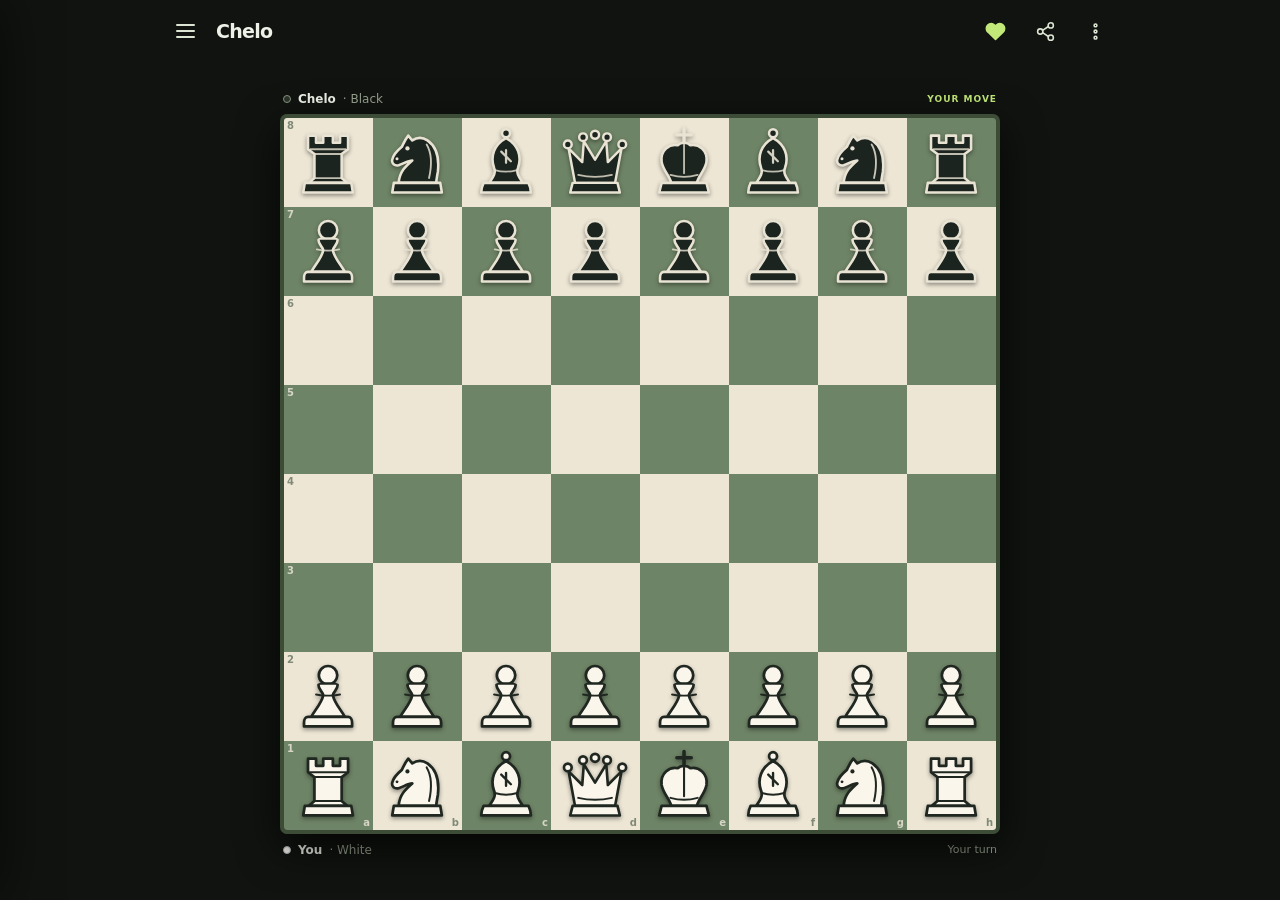
<file: index.html>
<!doctype html>
<html lang="en">
<head>
  <meta charset="utf-8">
  <meta name="viewport" content="width=device-width,initial-scale=1,viewport-fit=cover">
  <meta name="theme-color" content="#10130f">
  <meta name="description" content="Raise a little chess companion. Chelo learns as you play, entirely offline.">
  <title>Chelo | Your little chess companion</title>
  <link rel="manifest" href="./manifest.webmanifest">
  <link rel="icon" href="./assets/icon.svg" type="image/svg+xml">
  <link rel="stylesheet" href="./assets/style.css">
</head>
<body>
  <div class="app-shell" id="top">
    <header class="topbar">
      <div class="topbar-left">
        <button class="icon-button hamburger" id="drawerOpen" type="button" aria-label="Open pet and challenges" aria-controls="sideDrawer" aria-expanded="false"><span></span><span></span><span></span></button>
        <span class="brand">Chelo</span>
      </div>
      <nav class="topbar-actions" aria-label="Quick actions">
        <a class="icon-button heart-link" href="https://prasannaone.github.io/" aria-label="Prasanna's website" title="My website"><svg viewBox="0 0 24 24" aria-hidden="true"><path d="M20.8 4.6a5.5 5.5 0 0 0-7.8 0L12 5.7l-1.1-1.1a5.5 5.5 0 0 0-7.8 7.8l1.1 1.1L12 21l7.8-7.5 1.1-1.1a5.5 5.5 0 0 0-.1-7.8Z"/></svg></a>
        <button class="icon-button" id="shareBtn" type="button" aria-label="Share Chelo" title="Share"><svg viewBox="0 0 24 24" aria-hidden="true"><circle cx="18" cy="5" r="3"/><circle cx="6" cy="12" r="3"/><circle cx="18" cy="19" r="3"/><path d="m8.7 10.7 6.6-4.4M8.7 13.3l6.6 4.4"/></svg></button>
        <div class="overflow-wrap">
          <button class="icon-button" id="overflowBtn" type="button" aria-label="More options" aria-expanded="false" aria-controls="overflowMenu"><svg viewBox="0 0 24 24" aria-hidden="true"><circle cx="12" cy="5" r="1.6"/><circle cx="12" cy="12" r="1.6"/><circle cx="12" cy="19" r="1.6"/></svg></button>
          <div class="overflow-menu" id="overflowMenu" hidden>
            <button type="button" data-open-workspace="leaderboard">Leaderboard</button>
            <button type="button" data-open-workspace="pets">My Pets</button>
            <button type="button" data-open-workspace="bond">Bond &amp; Memories</button>
            <button type="button" data-open-workspace="save">Save &amp; Sync</button>
            <div class="menu-divider"></div>
            <button type="button" data-open-workspace="settings">Settings</button>
            <button type="button" data-open-workspace="about">About Chelo</button>
            <button type="button" data-open-workspace="technical">Technical details</button>
          </div>
        </div>
      </nav>
    </header>

    <main class="game-stage" aria-label="Chess game">
      <section class="board-panel">
        <div class="board-topline"><div><span class="side-dot white-dot"></span><strong id="whiteName">You</strong><span class="muted" id="whiteMode">· White</span></div><div class="thinking" id="thinkingLabel">YOUR MOVE</div></div>
        <div class="board-frame"><div id="chessboard" class="chessboard" role="grid" aria-label="Chess board"></div></div>
        <div class="board-bottomline"><div><span class="side-dot black-dot"></span><strong id="blackName">Chelo</strong><span class="muted" id="blackMode">· Black</span></div><div class="turn-state" id="turnState">Your turn</div></div>
        <button class="claim-draw" id="claimDrawBtn" type="button" hidden>Claim draw</button>
        <div class="game-message" id="gameMessage" aria-live="polite"></div>
      </section>
    </main>
  </div>

  <div class="drawer-scrim" id="drawerScrim" hidden></div>
  <aside class="side-drawer" id="sideDrawer" aria-label="Pet personality and challenges" aria-hidden="true">
    <div class="drawer-topline"><span class="drawer-kicker">YOUR COMPANION</span><button class="icon-button drawer-close" id="drawerClose" type="button" aria-label="Close menu"><svg viewBox="0 0 24 24"><path d="m6 6 12 12M18 6 6 18"/></svg></button></div>
    <div class="pet-identity">
      <div class="drawer-pet-avatar" id="petAvatar">🐣</div>
      <div class="drawer-pet-copy"><strong id="petName">Chelo</strong><div class="pet-sub" id="petMood">Hatchling</div></div>
    </div>
    <div class="personality-card"><div class="personality-label">PERSONALITY</div><div class="personality-value" id="drawerPersonality">Curious explorer</div></div>
    <div class="challenge-section">
      <div class="section-kicker">CHALLENGES</div>
      <button class="challenge-link" type="button" data-open-workspace="arena"><span class="challenge-symbol">♜</span><span><strong>Arena</strong><small>Meet pets from around the world</small></span><span class="challenge-arrow">›</span></button>
      <button class="challenge-link" type="button" data-open-workspace="friends"><span class="challenge-symbol">♟</span><span><strong>Friends Challenge</strong><small>Invitations are not live yet</small></span><span class="challenge-arrow">›</span></button>
    </div>
    <div class="drawer-footer"><span>CHELO</span><span>Every game leaves a little story</span></div>
  </aside>

  <dialog id="workspaceDialog" class="workspace-dialog">
    <div class="workspace-shell">
      <header class="workspace-header"><div><div class="workspace-eyebrow" id="workspaceEyebrow">CHELO</div><h2 id="workspaceTitle">Bond &amp; Memories</h2></div><button class="icon-button" id="workspaceClose" type="button" aria-label="Close"><svg viewBox="0 0 24 24"><path d="m6 6 12 12M18 6 6 18"/></svg></button></header>
      <div class="workspace-content" id="workspaceContent">
        <section class="workspace-panel" data-workspace="leaderboard" hidden>
          <p class="panel-intro">The verified global standings. Only independently verified ranked matches count.</p>
          <div id="leaderboardState" class="status-line">Checking Arena service…</div>
          <ol id="leaderboardList" class="leaderboard-list"></ol>
        </section>

        <section class="workspace-panel" data-workspace="pets" hidden>
          <p class="panel-intro">Your little collection. Each Chelo keeps its own personality, Bond and memories.</p>
          <div id="petsList" class="pet-list"></div>
          <button class="primary-action" id="createPetBtn" type="button">Adopt another pet</button>
          <p class="muted-note" id="petLimitNote">Free collection: 1 pet</p>
        </section>

        <section class="workspace-panel" data-workspace="bond" hidden>
          <div class="metric-grid">
            <div class="metric"><span>GROWTH</span><strong id="growthValue">1</strong></div>
            <div class="metric"><span>TRAINER RECORD</span><strong id="recordValue">0 · 0 · 0</strong></div>
            <div class="metric"><span>BOND ADAPTATIONS</span><strong id="modelUpdates">0</strong></div>
            <div class="metric"><span>POSITION MEMORIES</span><strong id="memoryCount">0</strong></div>
          </div>
          <div class="detail-row"><span>Personal challenge</span><strong id="challengeValue">100 · Growing</strong></div>
          <div class="detail-row"><span>Arena rank</span><strong id="arenaRankValue">Unranked</strong></div>
          <div class="detail-row"><span>Mastery</span><strong id="masteryValue">Unbenchmarked</strong></div>
          <div class="detail-row"><span>Bond status</span><strong id="learningState">Ready</strong></div>
          <h3 class="subheading">Recent memories</h3>
          <div id="memoryList" class="memory-list"><p class="empty-note">Your first completed match will become its first memory.</p></div>
          <div class="save-size"><div><span>COMPLETE PLAYER SAVE</span><strong id="brainSize">0.0 KiB <small>/ 100 KiB</small></strong></div><div class="budget-track"><div id="budgetFill"></div></div><small id="budgetLimitLabel">100 KiB Free limit</small></div>
          <h3 class="subheading">Current match moves</h3>
          <div class="detail-row"><span>Moves played</span><strong id="moveCount">0</strong></div>
          <ol id="moveList" class="move-list"><li class="empty-note">No moves yet.</li></ol>
        </section>

        <section class="workspace-panel" data-workspace="save" hidden>
          <p class="panel-intro">One portable <code>.chelo</code> file holds your player and every pet.</p>
          <div class="save-actions"><button class="secondary-action" id="exportBtn" type="button">Export .chelo</button><button class="secondary-action" id="importBtn" type="button">Import .chelo</button><input type="file" id="importFile" accept=".chelo,application/vnd.chelo+json,application/json" hidden></div>
          <div class="subheading-block"><h3>Cloud sync</h3><p id="syncState" class="status-line">Offline save is active. Connect your Arena Worker to enable account sync.</p></div>
          <label class="field-label" for="apiBaseInput">Arena Worker URL</label><input class="text-input" id="apiBaseInput" type="url" inputmode="url" placeholder="https://your-worker.workers.dev">
          <button class="secondary-action full-action" id="saveApiBaseBtn" type="button">Save service address</button>
          <div class="subheading-block"><h3>Trainer account</h3><p class="muted-note">Create a globally unique trainer and pet handle. Your access token is shown once by the server.</p></div>
          <label class="field-label" for="trainerHandleInput">Trainer handle</label><input class="text-input" id="trainerHandleInput" maxlength="20" autocomplete="username" placeholder="your_handle">
          <label class="field-label" for="petHandleInput">Pet handle</label><input class="text-input" id="petHandleInput" maxlength="20" placeholder="your_chelo">
          <label class="field-label" for="accountPetNameInput">Pet display name</label><input class="text-input" id="accountPetNameInput" maxlength="32" placeholder="Chelo">
          <button class="primary-action full-action" id="createAccountBtn" type="button">Create trainer account</button>
          <label class="field-label" for="accessTokenInput">Existing access token</label><input class="text-input" id="accessTokenInput" type="password" autocomplete="off" placeholder="Paste your saved 64-character token">
          <div class="sync-actions"><button class="secondary-action" id="copyTokenBtn" type="button">Copy token</button><button class="secondary-action" id="saveTokenBtn" type="button">Save token</button></div>
          <div class="sync-actions"><button class="secondary-action" id="downloadCloudBtn" type="button">Restore cloud save</button><button class="secondary-action" id="uploadCloudBtn" type="button">Sync this device</button></div>
          <p class="muted-note">Keep your access token private and backed up. It is not included in your .chelo file.</p>
        </section>

        <section class="workspace-panel" data-workspace="settings" hidden>
          <p class="panel-intro">Small touches for your board.</p>
          <div class="detail-row"><span>Board orientation</span><button class="secondary-action compact-action" id="flipBoardBtn" type="button">Flip board</button></div>
          <div class="detail-row"><span>Current colour</span><strong>Midnight Forest</strong></div>
        </section>

        <section class="workspace-panel" data-workspace="about" hidden>
          <div class="about-mark">♞</div><p class="panel-intro">Chelo is an offline-first chess companion. Your pet grows its own personality and learns from the games you play together.</p>
          <div class="detail-row"><span>Game</span><strong>Chelo</strong></div>
          <div class="detail-row"><span>Portable save</span><strong>.chelo</strong></div>
          <div class="detail-row"><span>Made by</span><strong>Prasanna ❤️</strong></div>
        </section>

        <section class="workspace-panel" data-workspace="technical" hidden>
          <div class="detail-row"><span>Search engine</span><strong>C++ / WebAssembly</strong></div>
          <div class="detail-row"><span>Shared evaluation</span><strong>V38 256-NNUE</strong></div>
          <div class="detail-row"><span>Personal learning</span><strong>Bond adapter</strong></div>
          <div class="detail-row"><span>Arena learning</span><strong id="arenaLearningState">Awaiting verified battles</strong></div>
          <div class="detail-row"><span>Offline play</span><strong>Available</strong></div>
        </section>

        <section class="workspace-panel" data-workspace="arena" hidden>
          <p class="panel-intro">Your Chelo against other players' pets.</p>
          <div id="arenaServiceState" class="status-line">Checking Arena service…</div>
          <div class="feature-status"><strong>Ranked Arena</strong><p>Not open yet. The current server can replay legal games, but it cannot independently attest that each pet made its submitted moves. Ranked points and Arena learning stay locked until that verification exists.</p></div>
          <button class="secondary-action full-action" id="openLeaderboardBtn" type="button">View leaderboard</button>
        </section>

        <section class="workspace-panel" data-workspace="friends" hidden>
          <p class="panel-intro">Challenge a friend's Chelo by its unique pet handle.</p>
          <div class="feature-status"><strong>Friend challenges are being prepared</strong><p>The current Worker does not yet have invitation, acceptance or live-matchmaking routes. I have not added pretend challenge buttons or unverified Arena rewards.</p></div>
          <div class="detail-row"><span>Your pet handle</span><strong id="yourPetHandle">Not registered</strong></div>
          <button class="secondary-action full-action" id="openSaveFromFriendsBtn" type="button">Set up trainer account</button>
        </section>
      </div>
      <div class="workspace-footer"><span>CHELO</span><span id="workspaceFooterNote">Your companion, your story</span></div>
    </div>
  </dialog>

  <dialog id="matchResultDialog" class="match-result-dialog">
    <div class="result-content">
      <div class="result-eyebrow">MATCH COMPLETE</div>
      <div class="result-icon" id="resultIcon">♟</div>
      <h2 id="resultTitle">You won</h2>
      <p class="result-reason" id="resultReason">Checkmate</p>
      <div class="result-learning" id="resultLearning">Chelo saved a new memory.</div>
      <button class="primary-action result-next" id="nextMatchBtn" type="button">Next match</button>
    </div>
  </dialog>

  <dialog id="promotionDialog" class="promotion-dialog"><form method="dialog"><h3>Promote pawn</h3><div class="promotion-options"><button value="q" type="submit">♕</button><button value="r" type="submit">♖</button><button value="b" type="submit">♗</button><button value="n" type="submit">♘</button></div><button class="cancel-promo" value="cancel" type="submit">Cancel</button></form></dialog>
  <div id="toast" class="toast" role="status" aria-live="polite"></div>
  <script src="./src/engine/polyglot-random.js"></script><script src="./src/engine/chess.js"></script><script src="./src/engine/endgame-kpk.js"></script><script src="./src/engine/fast-search.js"></script><script src="./src/nnue/dual-nnue.js"></script><script src="./src/soul/chelo-save.js"></script><script src="./src/soul/brain.js"></script><script src="./src/app/app.js"></script>
</body>
</html>
</file>
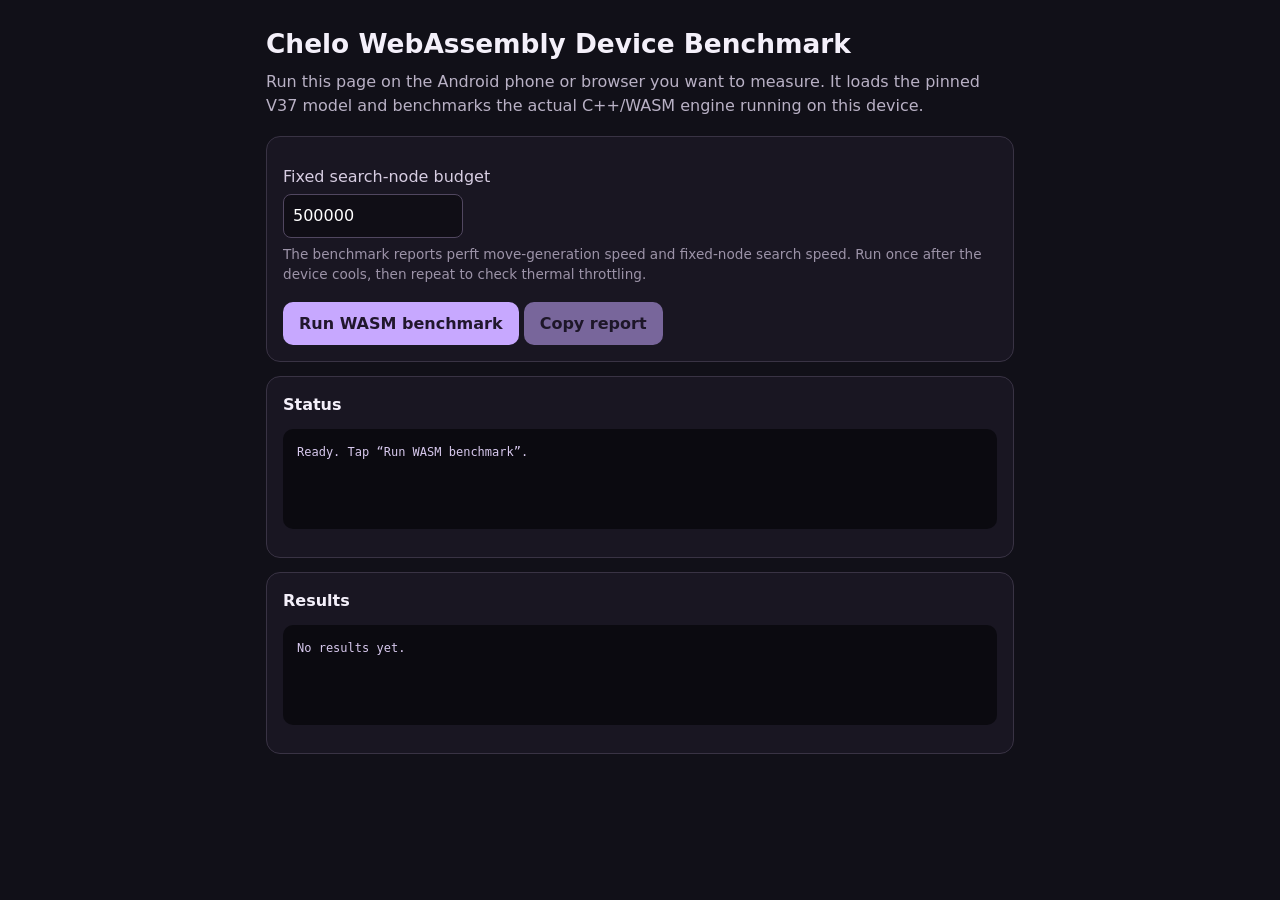
<file: benchmarks/wasm-device-benchmark.html>
<!doctype html>
<html lang="en">
<head>
<meta charset="utf-8"><meta name="viewport" content="width=device-width,initial-scale=1">
<title>Chelo WASM Device Benchmark</title>
<style>
:root{color-scheme:dark;font:16px/1.5 system-ui,sans-serif;background:#111018;color:#f4f0fa}*{box-sizing:border-box}body{max-width:780px;margin:0 auto;padding:24px 16px 48px}h1{font-size:1.65rem;margin:0 0 6px}p{color:#b9b1c5;margin:6px 0 18px}.card{border:1px solid #393344;border-radius:14px;padding:16px;margin:14px 0;background:#191622}button{border:0;border-radius:10px;background:#c7a8ff;color:#21172d;padding:12px 16px;font:600 1rem system-ui;cursor:pointer}button:disabled{opacity:.55;cursor:wait}pre{white-space:pre-wrap;overflow-wrap:anywhere;background:#0b0a10;border-radius:10px;padding:14px;color:#d8c9ee;min-height:100px;font-size:12px}.muted{font-size:.85rem;color:#9c93a8}label{display:block;margin:12px 0 5px;color:#d7cde2}input{width:100%;max-width:180px;border:1px solid #514760;border-radius:8px;padding:9px;background:#100e16;color:#fff;font:inherit}
</style>
</head>
<body>
<h1>Chelo WebAssembly Device Benchmark</h1>
<p>Run this page on the Android phone or browser you want to measure. It loads the pinned V37 model and benchmarks the actual C++/WASM engine running on this device.</p>
<div class="card">
  <label for="nodes">Fixed search-node budget</label><input id="nodes" type="number" min="50000" max="5000000" step="50000" value="500000">
  <p class="muted">The benchmark reports perft move-generation speed and fixed-node search speed. Run once after the device cools, then repeat to check thermal throttling.</p>
  <button id="run">Run WASM benchmark</button> <button id="copy" disabled>Copy report</button>
</div>
<div class="card"><strong>Status</strong><pre id="status">Ready. Tap “Run WASM benchmark”.</pre></div>
<div class="card"><strong>Results</strong><pre id="result">No results yet.</pre></div>
<script>
'use strict';
const $=id=>document.getElementById(id);
let reportText='';
function writeFen(e, memory, fen){
  const ptr=e.chelo_fen_buffer(),bytes=new TextEncoder().encode(fen);
  if(bytes.length>=128)throw new Error('FEN exceeds 128-byte engine buffer');
  const view=new Uint8Array(memory.buffer);view.fill(0,ptr,ptr+128);view.set(bytes,ptr);
  if(!e.chelo_set_fen(ptr))throw new Error('Engine rejected benchmark FEN');
}
function readSearch(e,memory,ptr,elapsed){
  const d=new DataView(memory.buffer),nodes=Number(d.getBigUint64(ptr+16,true)),qnodes=Number(d.getBigUint64(ptr+24,true));
  const movePtr=e.chelo_bestmove_text(),view=new Uint8Array(memory.buffer);let bestmove='';
  for(let i=0;i<6&&view[movePtr+i];i++)bestmove+=String.fromCharCode(view[movePtr+i]);
  const total=nodes+qnodes;
  return {depth:d.getInt32(ptr+8,true),nodes:total,mainNodes:nodes,qnodes,timeMs:+elapsed.toFixed(2),nps:Math.round(total*1000/Math.max(1,elapsed)),bestmove,scoreCp:d.getInt32(ptr+4,true)};
}
async function loadEngine(){
  const [wasmResponse,modelResponse]=await Promise.all([fetch('../wasm/chelo.wasm',{cache:'no-store'}),fetch('../models/dual-nnue-v37.bin',{cache:'no-store'})]);
  if(!wasmResponse.ok||!modelResponse.ok)throw new Error('Could not fetch chelo.wasm or the V37 NNUE model. Serve the repository root over HTTP.');
  const wasmBytes=await wasmResponse.arrayBuffer(),model=new Uint8Array(await modelResponse.arrayBuffer());
  const loaded=await WebAssembly.instantiate(wasmBytes,{env:{chelo_host_now_ms:()=>BigInt(Math.floor(performance.now()))}});
  const e=loaded.instance.exports;if(e.__wasm_call_ctors)e.__wasm_call_ctors();
  if(e.chelo_abi_version()!==1)throw new Error('WASM ABI mismatch');
  if(model.length!==49368)throw new Error(`Unexpected V37 model size: ${model.length}`);
  new Uint8Array(loaded.instance.exports.memory.buffer,e.chelo_model_buffer(),model.length).set(model);
  if(!e.chelo_load_model())throw new Error('WASM engine rejected the V37 model');
  return {e,memory:e.memory};
}
async function run(){
  $('run').disabled=true;$('copy').disabled=true;$('status').textContent='Loading C++/WASM engine and frozen V37 model…';
  try{
    const {e,memory}=await loadEngine();
    const positions=[
      {name:'Start position',fen:'rnbqkbnr/pppppppp/8/8/8/8/PPPPPPPP/RNBQKBNR w KQkq - 0 1'},
      {name:'Kiwipete',fen:'r3k2r/p1ppqpb1/bn2pnp1/3PN3/1p2P3/2N2Q1p/PPPBBPPP/R3K2R w KQkq - 0 1'},
      {name:'Middlegame',fen:'r4rk1/1pp1qppp/p1np1n2/2b1p1B1/2B1P1b1/P1NP1N2/1PP1QPPP/R4RK1 w - - 0 10'}
    ];
    const nodeBudget=BigInt(Math.max(50000,Math.min(5000000,Number($('nodes').value)||500000)));
    const perftStart=performance.now();writeFen(e,memory,positions[0].fen);const perft=e.chelo_perft(5);const perftMs=performance.now()-perftStart;
    if(Number(perft)!==4865609)throw new Error(`Perft-5 mismatch: ${perft}`);
    const searches=[];
    for(const p of positions){
      writeFen(e,memory,p.fen);e.chelo_clear_hash();
      const start=performance.now(),ptr=e.chelo_search_nodes(32,nodeBudget),elapsed=performance.now()-start;
      searches.push({position:p.name,...readSearch(e,memory,ptr,elapsed)});
    }
    const info={
      benchmark:'Chelo M8 C++/WASM Android/browser device benchmark',
      timestamp:new Date().toISOString(),
      device:{userAgent:navigator.userAgent,platform:navigator.platform||'unknown',hardwareConcurrency:navigator.hardwareConcurrency||null,deviceMemoryGb:navigator.deviceMemory||null,screen:`${screen.width}x${screen.height}`,online:navigator.onLine},
      wasm:{abi:e.chelo_abi_version(),modelBytes:49368,perft5:Number(perft),perft5Ms:+perftMs.toFixed(2),perft5Nps:Math.round(Number(perft)*1000/perftMs)},
      nodeBudget:Number(nodeBudget),searches
    };
    reportText=JSON.stringify(info,null,2);$('result').textContent=reportText;$('status').textContent='Completed. These are measurements from this browser/device, not desktop estimates.';$('copy').disabled=false;
  }catch(error){$('status').textContent=`Benchmark failed: ${error.message}`;console.error(error);}
  finally{$('run').disabled=false;}
}
$('run').addEventListener('click',run);
$('copy').addEventListener('click',async()=>{await navigator.clipboard.writeText(reportText);$('status').textContent='Report copied.';});
</script>
</body>
</html>
</file>
<file: assets/style.css>
:root{color-scheme:dark;--bg:#10130f;--panel:#1a2019;--panel2:#242d21;--line:#35402f;--text:#edf1e8;--muted:#98a18f;--accent:#c2e879;--accent-ink:#1a2412;--light:#ede6d5;--dark:#6e8466;--safe-top:env(safe-area-inset-top,0px);--safe-bottom:env(safe-area-inset-bottom,0px)}
*{box-sizing:border-box}html,body{width:100%;height:100%;margin:0;overflow:hidden;background:var(--bg);overscroll-behavior:none}body{color:var(--text);font-family:Inter,ui-sans-serif,system-ui,-apple-system,BlinkMacSystemFont,"Segoe UI",sans-serif}button,a,input{font:inherit}button{color:inherit;cursor:pointer}button:focus-visible,a:focus-visible,input:focus-visible{outline:2px solid var(--accent);outline-offset:3px}[hidden]{display:none!important}
.app-shell{height:100dvh;min-height:0;width:100%;max-width:980px;margin:0 auto;padding:calc(7px + var(--safe-top)) 14px calc(7px + var(--safe-bottom));display:flex;flex-direction:column;overflow:hidden}
.topbar{height:48px;flex:0 0 48px;display:flex;align-items:center;justify-content:space-between;padding:0 2px}.topbar-left,.topbar-actions{display:flex;align-items:center;gap:12px}.brand{font-size:19px;font-weight:850;letter-spacing:-.7px}.icon-button{width:38px;height:38px;display:grid;place-items:center;border:1px solid transparent;border-radius:11px;background:transparent;color:#dce5d4;text-decoration:none;padding:8px}.icon-button:active{background:#ffffff12}.icon-button svg{width:21px;height:21px;fill:none;stroke:currentColor;stroke-width:1.8;stroke-linecap:round;stroke-linejoin:round}.heart-link svg{fill:#c2e879;stroke:#c2e879}.hamburger{gap:4px;align-content:center}.hamburger span{width:19px;height:2px;border-radius:3px;background:currentColor;display:block}
.overflow-wrap{position:relative}.overflow-menu{position:absolute;z-index:30;right:0;top:44px;width:218px;padding:6px;background:#20281e;border:1px solid var(--line);border-radius:13px;box-shadow:0 14px 40px #0009}.overflow-menu button{display:block;width:100%;padding:11px 12px;border:0;border-radius:8px;text-align:left;background:transparent;color:var(--text);font-size:13px}.overflow-menu button:active{background:#ffffff12}.menu-divider{height:1px;background:#35402f;margin:5px 8px}
.game-stage{flex:1;min-height:0;display:flex;align-items:center;justify-content:center;overflow:hidden}.board-panel{width:min(100%,720px);min-height:0;display:flex;flex-direction:column;align-items:stretch;gap:0}.board-topline,.board-bottomline{height:31px;flex:0 0 31px;display:flex;align-items:center;justify-content:space-between;padding:0 3px;font-size:12px;gap:10px}.board-topline>div:first-child,.board-bottomline>div:first-child{display:flex;align-items:center;gap:7px;min-width:0}.side-dot{width:8px;height:8px;border-radius:50%;display:inline-block;flex:0 0 auto}.white-dot{background:#f3f0e9;border:1px solid #aeb4bc}.black-dot{background:#2b332b;border:1px solid #89947f}.muted{color:var(--muted)}.thinking{font-size:9px;letter-spacing:1px;font-weight:850;color:var(--accent);text-align:right}.turn-state{font-size:11px;color:var(--muted);text-align:right}
.board-frame{width:min(100%,calc(100dvh - 126px));max-width:calc(100dvh - 126px);aspect-ratio:1;margin:0 auto;position:relative;flex:0 1 auto}.chessboard{position:absolute;inset:0;display:grid;grid-template-columns:repeat(8,minmax(0,1fr));grid-template-rows:repeat(8,minmax(0,1fr));gap:0;overflow:hidden;border-radius:7px;border:4px solid #35402f;box-shadow:0 10px 34px #0008;touch-action:manipulation;isolation:isolate}.square{position:relative;display:grid;place-items:center;min-width:0;min-height:0;width:100%;height:100%;margin:0;padding:0;border:0;border-radius:0;appearance:none;overflow:hidden;user-select:none}.square.light{background:var(--light)}.square.dark{background:var(--dark)}.square.selected:after{content:"";position:absolute;inset:0;background:#d5ed4c66;box-shadow:inset 0 0 0 3px #e8f68b;pointer-events:none;z-index:1}.square.last-move:before{content:"";position:absolute;inset:0;background:#c8d56b55;pointer-events:none;z-index:0}.square .piece-svg{position:relative;z-index:2;width:92%;height:92%;display:block;overflow:visible;pointer-events:none;filter:drop-shadow(0 2px 1px #0005)}.square .coordinate{position:absolute;z-index:3;font-size:clamp(7px,1.2vw,10px);line-height:1;font-weight:800;opacity:.8;pointer-events:none}.square .rank{left:3px;top:3px}.square .file{right:3px;bottom:2px}.square.light .coordinate{color:#65725f}.square.dark .coordinate{color:#f0eadf}.square .move-dot{position:absolute;z-index:2;width:23%;aspect-ratio:1;border-radius:50%;background:#233d31a8;pointer-events:none}.square.has-piece .move-dot{width:88%;height:88%;background:transparent;border:4px solid #233d3188}.game-message{position:absolute;width:1px;height:1px;overflow:hidden;clip:rect(0,0,0,0);white-space:nowrap}
.drawer-scrim{position:fixed;inset:0;z-index:40;background:#050805aa;backdrop-filter:blur(2px)}.side-drawer{position:fixed;z-index:41;left:0;top:0;bottom:0;width:min(336px,88vw);padding:calc(15px + var(--safe-top)) 17px calc(13px + var(--safe-bottom));background:#171e16;border-right:1px solid #3a4733;box-shadow:18px 0 55px #0008;transform:translateX(-105%);transition:transform .24s cubic-bezier(.2,.75,.25,1);display:flex;flex-direction:column;overflow:auto;overscroll-behavior:contain}.side-drawer.open{transform:translateX(0)}.drawer-topline{display:flex;align-items:center;justify-content:space-between}.drawer-kicker,.section-kicker,.workspace-eyebrow,.result-eyebrow{font-size:9px;letter-spacing:1.4px;color:#93a087;font-weight:850}.drawer-close{margin-right:-8px}.pet-identity{display:flex;align-items:center;gap:14px;padding:15px 2px 17px}.drawer-pet-avatar{width:62px;height:62px;flex:0 0 62px;display:grid;place-items:center;border-radius:18px;background:#293626;border:1px solid #536647;font-size:36px;animation:pet-breathe 3.4s ease-in-out infinite}.drawer-pet-copy{min-width:0;display:flex;flex-direction:column;gap:4px}.drawer-pet-copy strong{font-size:19px;letter-spacing:-.4px}.pet-sub{font-size:11px;color:var(--muted)}.personality-card{padding:13px 14px;background:#222b20;border:1px solid #34412e;border-radius:12px}.personality-label{font-size:8px;letter-spacing:1.3px;color:#8e9c81;font-weight:850}.personality-value{font-size:14px;color:var(--accent);font-weight:750;margin-top:5px}.challenge-section{padding-top:25px}.section-kicker{margin:0 0 8px 4px}.challenge-link{width:100%;display:grid;grid-template-columns:39px minmax(0,1fr) 16px;align-items:center;gap:10px;padding:13px 5px;border:0;border-bottom:1px solid #303b2c;background:transparent;text-align:left}.challenge-symbol{width:36px;height:36px;display:grid;place-items:center;border-radius:10px;background:#263122;color:var(--accent);font-size:20px}.challenge-link>span:nth-child(2){display:flex;flex-direction:column;gap:4px}.challenge-link strong{font-size:13px}.challenge-link small{font-size:10px;color:var(--muted)}.challenge-arrow{font-size:22px;color:#84917b;text-align:right}.challenge-link:active{background:#ffffff09}.drawer-footer{margin-top:auto;display:flex;justify-content:space-between;gap:10px;padding:15px 2px 0;border-top:1px solid #303b2c;color:#7f8d75;font-size:8px;letter-spacing:1px}.drawer-footer span+span{letter-spacing:0;text-align:right}
.workspace-dialog,.match-result-dialog,.promotion-dialog{color:var(--text);border:1px solid #45533d;background:#182017;box-shadow:0 24px 90px #000b}.workspace-dialog{width:min(560px,calc(100vw - 22px));max-width:560px;max-height:min(84dvh,760px);padding:0;border-radius:17px;overflow:hidden}.workspace-dialog::backdrop,.match-result-dialog::backdrop,.promotion-dialog::backdrop{background:#050805c9;backdrop-filter:blur(4px)}.workspace-shell{display:flex;flex-direction:column;max-height:min(84dvh,760px)}.workspace-header{display:flex;align-items:center;justify-content:space-between;gap:12px;padding:17px 18px 13px;border-bottom:1px solid #303b2c;flex:0 0 auto}.workspace-eyebrow{font-size:8px;margin-bottom:4px}.workspace-header h2{font-size:18px;letter-spacing:-.4px;margin:0}.workspace-content{min-height:0;overflow:auto;overscroll-behavior:contain;padding:15px 18px 20px}.workspace-panel[hidden]{display:none}.workspace-footer{display:flex;justify-content:space-between;gap:12px;padding:11px 18px calc(11px + var(--safe-bottom));border-top:1px solid #303b2c;color:#7f8d75;font-size:8px;letter-spacing:1px;flex:0 0 auto}.workspace-footer span+span{letter-spacing:0;text-align:right}.panel-intro{font-size:12px;line-height:1.55;color:#adb7a5;margin:0 0 15px}.status-line{font-size:11px;line-height:1.5;color:#b5c29f;padding:11px 12px;background:#212a1f;border:1px solid #34412e;border-radius:9px}.leaderboard-list,.pet-list,.memory-list{list-style:none;padding:0;margin:12px 0}.leaderboard-list li,.pet-row,.memory-item{display:flex;align-items:center;gap:10px;padding:11px 2px;border-bottom:1px solid #303b2c;font-size:11px}.leaderboard-rank{width:22px;color:var(--accent);font-weight:800}.leaderboard-main,.pet-info{min-width:0;flex:1}.leaderboard-main strong,.pet-info strong{display:block;font-size:12px}.leaderboard-main small,.pet-info small{display:block;color:var(--muted);font-size:9px;margin-top:3px}.leaderboard-points{font-weight:800;color:var(--accent)}.pet-avatar-small{width:36px;height:36px;display:grid;place-items:center;border-radius:10px;background:#293626;font-size:22px}.pet-active{font-size:8px;color:var(--accent);border:1px solid #536647;border-radius:20px;padding:4px 7px}.pet-row button{padding:7px 9px;border-radius:8px;border:1px solid #45533d;background:#252f22;font-size:10px}.primary-action,.secondary-action{border:1px solid #536647;border-radius:10px;padding:11px 14px;font-size:11px;font-weight:800}.primary-action{background:var(--accent);border-color:var(--accent);color:var(--accent-ink)}.secondary-action{background:#252f22;color:#e2ead9}.primary-action:active,.secondary-action:active{filter:brightness(1.1)}.full-action{width:100%;margin-top:10px}.compact-action{padding:7px 10px}.metric-grid{display:grid;grid-template-columns:1fr 1fr;gap:8px}.metric{display:flex;flex-direction:column;gap:7px;padding:12px;background:#222b20;border:1px solid #303b2c;border-radius:10px;min-width:0}.metric span,.save-size span{font-size:8px;letter-spacing:.8px;color:#9ba790;font-weight:850}.metric strong{font-size:15px;overflow-wrap:anywhere}.detail-row{display:flex;align-items:center;justify-content:space-between;gap:12px;padding:12px 1px;border-bottom:1px solid #303b2c;font-size:11px}.detail-row>span{color:#aab5a2}.detail-row strong{font-size:11px;text-align:right}.subheading{font-size:13px;margin:20px 0 8px}.empty-note,.muted-note{font-size:10px;color:var(--muted);line-height:1.5}.memory-item{align-items:flex-start}.memory-dot{width:7px;height:7px;border-radius:50%;background:var(--accent);margin-top:4px;flex:0 0 auto}.memory-copy{flex:1;min-width:0}.memory-copy strong{display:block;font-size:11px;font-weight:700}.memory-copy small{display:block;font-size:9px;color:var(--muted);margin-top:4px}.save-size{padding:15px 1px 4px;margin-top:12px}.save-size>div:first-child{display:flex;justify-content:space-between;align-items:center;gap:8px}.save-size strong{font-size:11px}.save-size small{display:block;color:#98a18f;font-size:9px;margin-top:6px}.save-size strong small{display:inline;font-weight:500}.budget-track{height:5px;background:#303b2c;border-radius:8px;overflow:hidden;margin-top:10px}.budget-track div{height:100%;width:1%;background:var(--accent);border-radius:8px;transition:width .25s}.budget-track div.near-limit{background:#e5b76a}.move-list{list-style:none;padding:0;margin:8px 0 0;display:grid;grid-template-columns:1fr 1fr;gap:5px 8px}.move-list li{display:flex;align-items:center;gap:7px;padding:8px;background:#222b20;border-radius:7px;font-size:10px;min-width:0}.move-list .move-no{color:#7f8b76;width:18px;flex:0 0 auto}.move-list .white-move{color:#f2f4f8}.move-list .black-move{color:var(--accent)}.empty-moves{grid-column:1/-1;color:var(--muted)!important;background:transparent!important}.save-actions,.sync-actions{display:flex;gap:8px}.save-actions>* ,.sync-actions>*{flex:1;min-width:0}.subheading-block{padding-top:16px;margin-top:16px;border-top:1px solid #303b2c}.subheading-block h3{font-size:13px;margin:0 0 7px}.subheading-block p{margin:0}.field-label{display:block;font-size:10px;font-weight:750;color:#b9c4ae;margin:13px 0 6px}.text-input{width:100%;border:1px solid #43513a;background:#111710;color:var(--text);border-radius:9px;padding:11px 12px;font-size:12px;outline:none}.text-input::placeholder{color:#75816c}.text-input:focus{border-color:var(--accent)}.about-mark{font-size:48px;text-align:center;color:var(--accent);padding:10px}.feature-status{margin:14px 0;padding:14px;background:#222b20;border:1px solid #35402f;border-radius:11px}.feature-status strong{font-size:12px}.feature-status p{font-size:11px;line-height:1.55;color:#aeb9a5;margin:7px 0 0}code{color:var(--accent)}
.match-result-dialog{width:min(360px,calc(100vw - 26px));max-height:calc(100dvh - 24px);padding:0;border-radius:18px;overflow:auto}.result-content{text-align:center;padding:25px 23px 22px}.result-eyebrow{font-size:9px}.result-icon{font-size:38px;color:var(--accent);margin:16px 0 4px}.result-content h2{font-size:25px;letter-spacing:-.7px;margin:0}.result-reason{font-size:12px;color:#c7d2bd;margin:7px 0 16px}.result-learning{padding:12px;background:#222b20;border:1px solid #35402f;border-radius:10px;color:#b8c6aa;font-size:11px;line-height:1.5;text-align:left}.result-next{width:100%;margin-top:17px;padding:13px}.promotion-dialog{border-radius:15px;width:min(310px,calc(100% - 30px));padding:0}.promotion-dialog form{padding:18px;text-align:center}.promotion-dialog h3{margin:0;font-size:16px}.promotion-options{display:flex;justify-content:center;gap:9px;margin:17px 0}.promotion-options button{width:49px;height:49px;border:1px solid #46533d;border-radius:10px;background:#293626;color:white;font-size:29px}.cancel-promo{background:none;border:0;color:var(--muted);font-size:11px}.toast{position:fixed;z-index:70;left:50%;bottom:calc(18px + var(--safe-bottom));transform:translate(-50%,15px);opacity:0;pointer-events:none;background:#e8f4dc;color:#1d2a19;padding:10px 15px;border-radius:10px;font-size:11px;font-weight:750;box-shadow:0 12px 30px #0007;transition:all .2s;max-width:calc(100vw - 32px);text-align:center}.toast.show{opacity:1;transform:translate(-50%,0)}
@keyframes pet-breathe{0%,100%{transform:translateY(0)}50%{transform:translateY(-3px)}}
@media(max-width:520px){.app-shell{padding-left:8px;padding-right:8px}.topbar{height:44px;flex-basis:44px}.topbar-left,.topbar-actions{gap:7px}.board-frame{width:min(calc(100vw - 16px),calc(100dvh - 120px));max-width:calc(100dvh - 120px)}.board-topline,.board-bottomline{height:27px;flex-basis:27px;font-size:11px}.workspace-dialog{width:calc(100vw - 16px);max-height:calc(100dvh - 20px)}.workspace-shell{max-height:calc(100dvh - 20px)}.workspace-header{padding:14px 13px 11px}.workspace-content{padding:12px 13px 18px}.workspace-footer{padding-left:13px;padding-right:13px}.workspace-header h2{font-size:16px}.save-actions,.sync-actions{flex-direction:column}.save-actions>* ,.sync-actions>*{width:100%}}
@media(max-height:560px) and (orientation:landscape){.app-shell{padding-top:2px;padding-bottom:2px}.topbar{height:34px;flex-basis:34px}.board-frame{width:min(calc(100dvh - 90px),calc(100vw - 90px));max-width:calc(100dvh - 76px)}.board-topline,.board-bottomline{height:22px;flex-basis:22px}.side-drawer{padding-top:6px;padding-bottom:6px}}
@media(prefers-reduced-motion:reduce){*,*::before,*::after{scroll-behavior:auto!important;transition:none!important;animation:none!important}}
.pet-actions{display:flex;align-items:center;gap:5px;flex:0 0 auto}.result-learning{overflow-wrap:anywhere}.pet-row{min-width:0}.pet-info{overflow:hidden}.pet-info strong,.pet-info small{overflow:hidden;text-overflow:ellipsis;white-space:nowrap}

.claim-draw{align-self:flex-end;margin:3px 4px 0;padding:5px 9px;border:1px solid #536647;border-radius:7px;background:#20291e;color:#cdd9c4;font-size:9px;font-weight:750}.claim-draw:active{background:#303d29}

.square.in-check{box-shadow:inset 0 0 0 3px #ef5350,inset 0 0 18px #d32f2fcc;background-image:radial-gradient(circle at 50% 50%,#ef535088 0%,#b71c1c33 68%,transparent 100%)}
.chessboard{border-color:#3d4c36;box-shadow:0 14px 40px #000a,inset 0 0 0 1px #ffffff14}
.square .piece-svg{width:90%;height:90%;filter:drop-shadow(0 2.5px 2px #0006);transition:transform .1s ease}
.square.selected .piece-svg{transform:scale(1.06)}
.claim-draw{align-self:center;margin:6px auto 0;padding:7px 14px;border:1px solid var(--accent);border-radius:999px;background:#23311d;color:var(--accent);font-size:11px;font-weight:750;letter-spacing:.2px;box-shadow:0 4px 14px #0006}
.claim-draw:hover{background:#2d4026}
</file>
